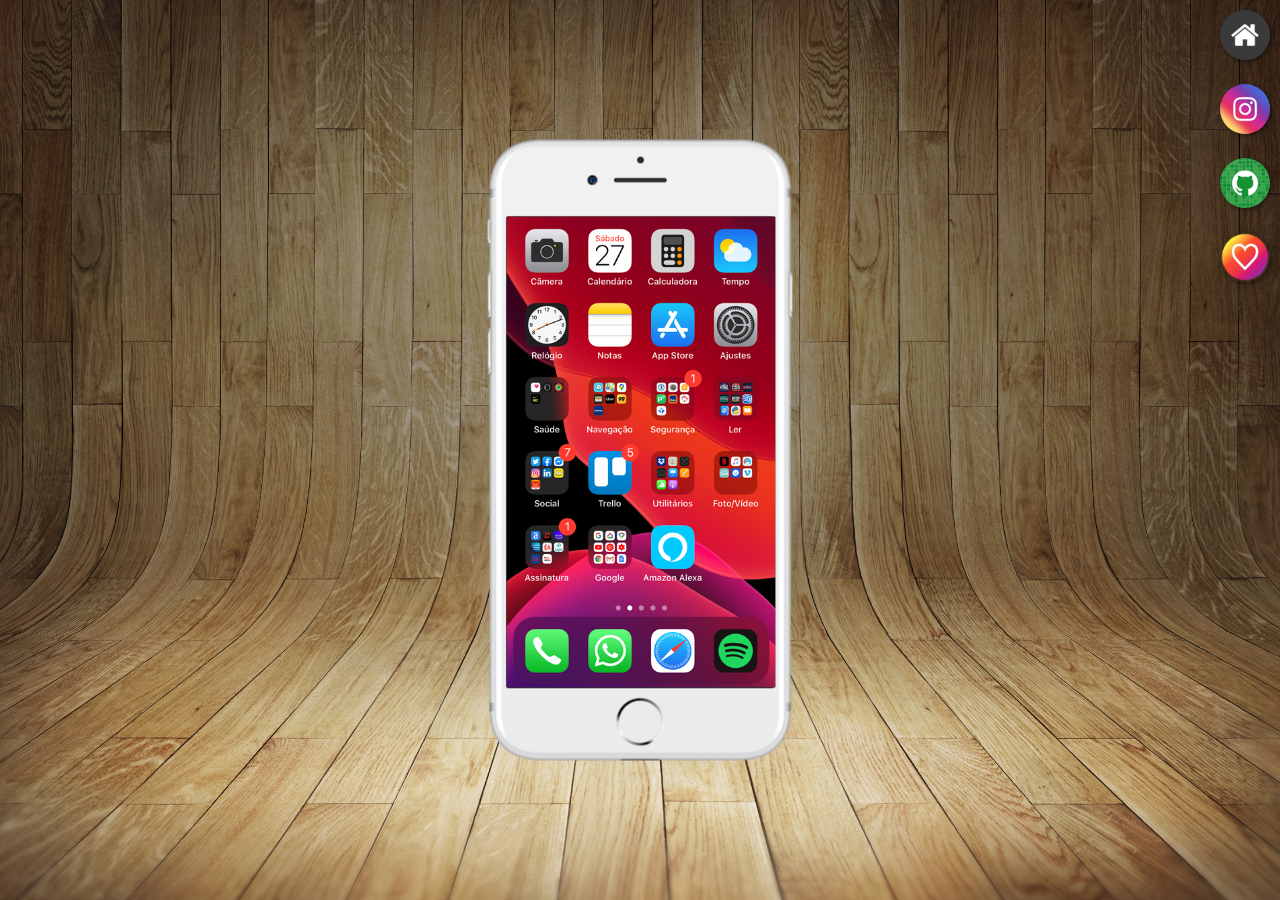
<file: index.html>
<!DOCTYPE html>
<html lang="en">
<head>
    <meta charset="UTF-8">
    <meta name="viewport" content="width=device-width, initial-scale=1.0">
    <title>Acesse minhas redes sociais</title>
    <link rel="shortcut icon" href="favicon.ico" type="image/x-icon">
    <link rel="stylesheet" href="estilos/style.css">
</head>
<body>
    <main>
        <section id="telefone">
            <iframe src="home.html" name="tela" id="tela" frameborder="0"></iframe>
        </section>
        <section id="logos">
            <a href="home.html"  target="tela"><img src="imagens/logo-home.jpg" alt="home"></a> <br>
            <a href="meuinsta.html" target="tela"><img src="imagens/logo-instagram.jpg"  alt=""></a> <br>
            <a href="github.html" target="tela"><img src="imagens/logo-github.jpg" alt=""></a> <br>
            
            <a href="luan.html" target="tela"><img src="imagens/logo-coracao.png" alt=""></a>

        </section>
    </main>
    
</body>
</html>
</file>
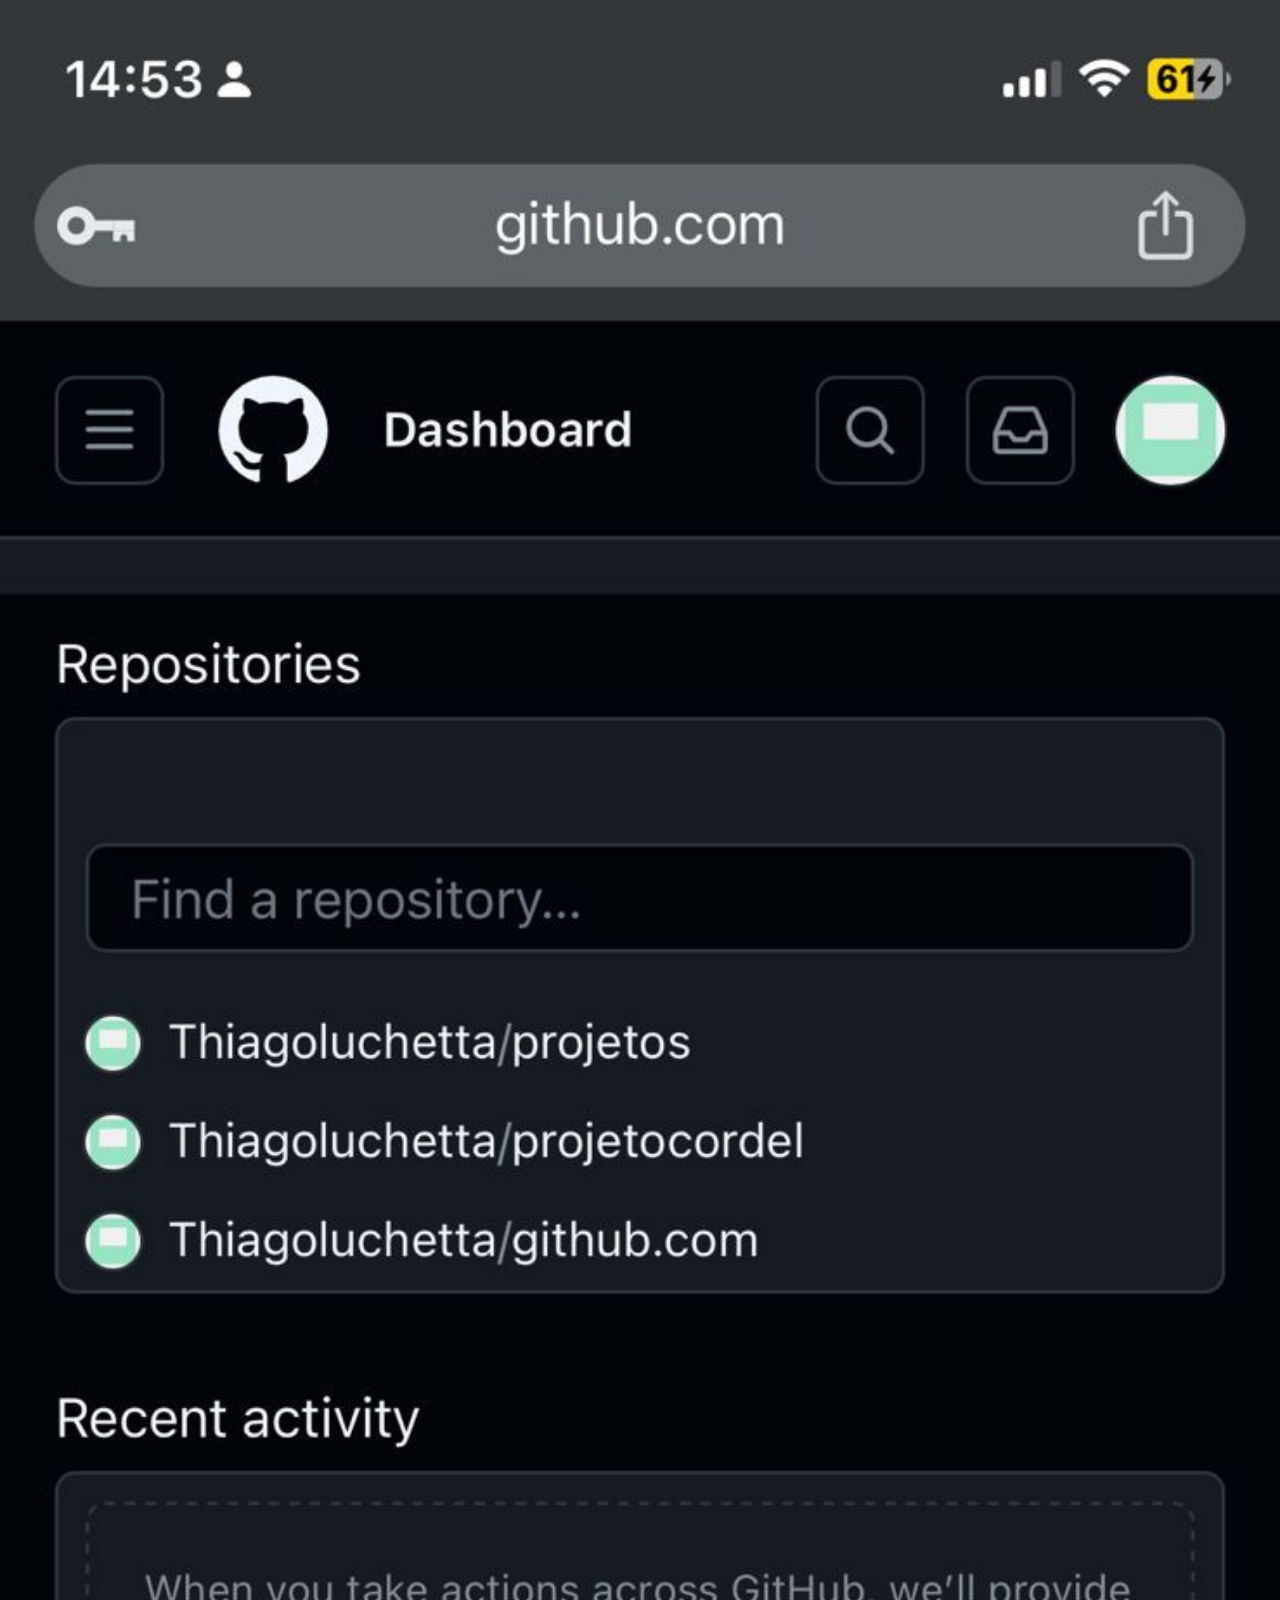
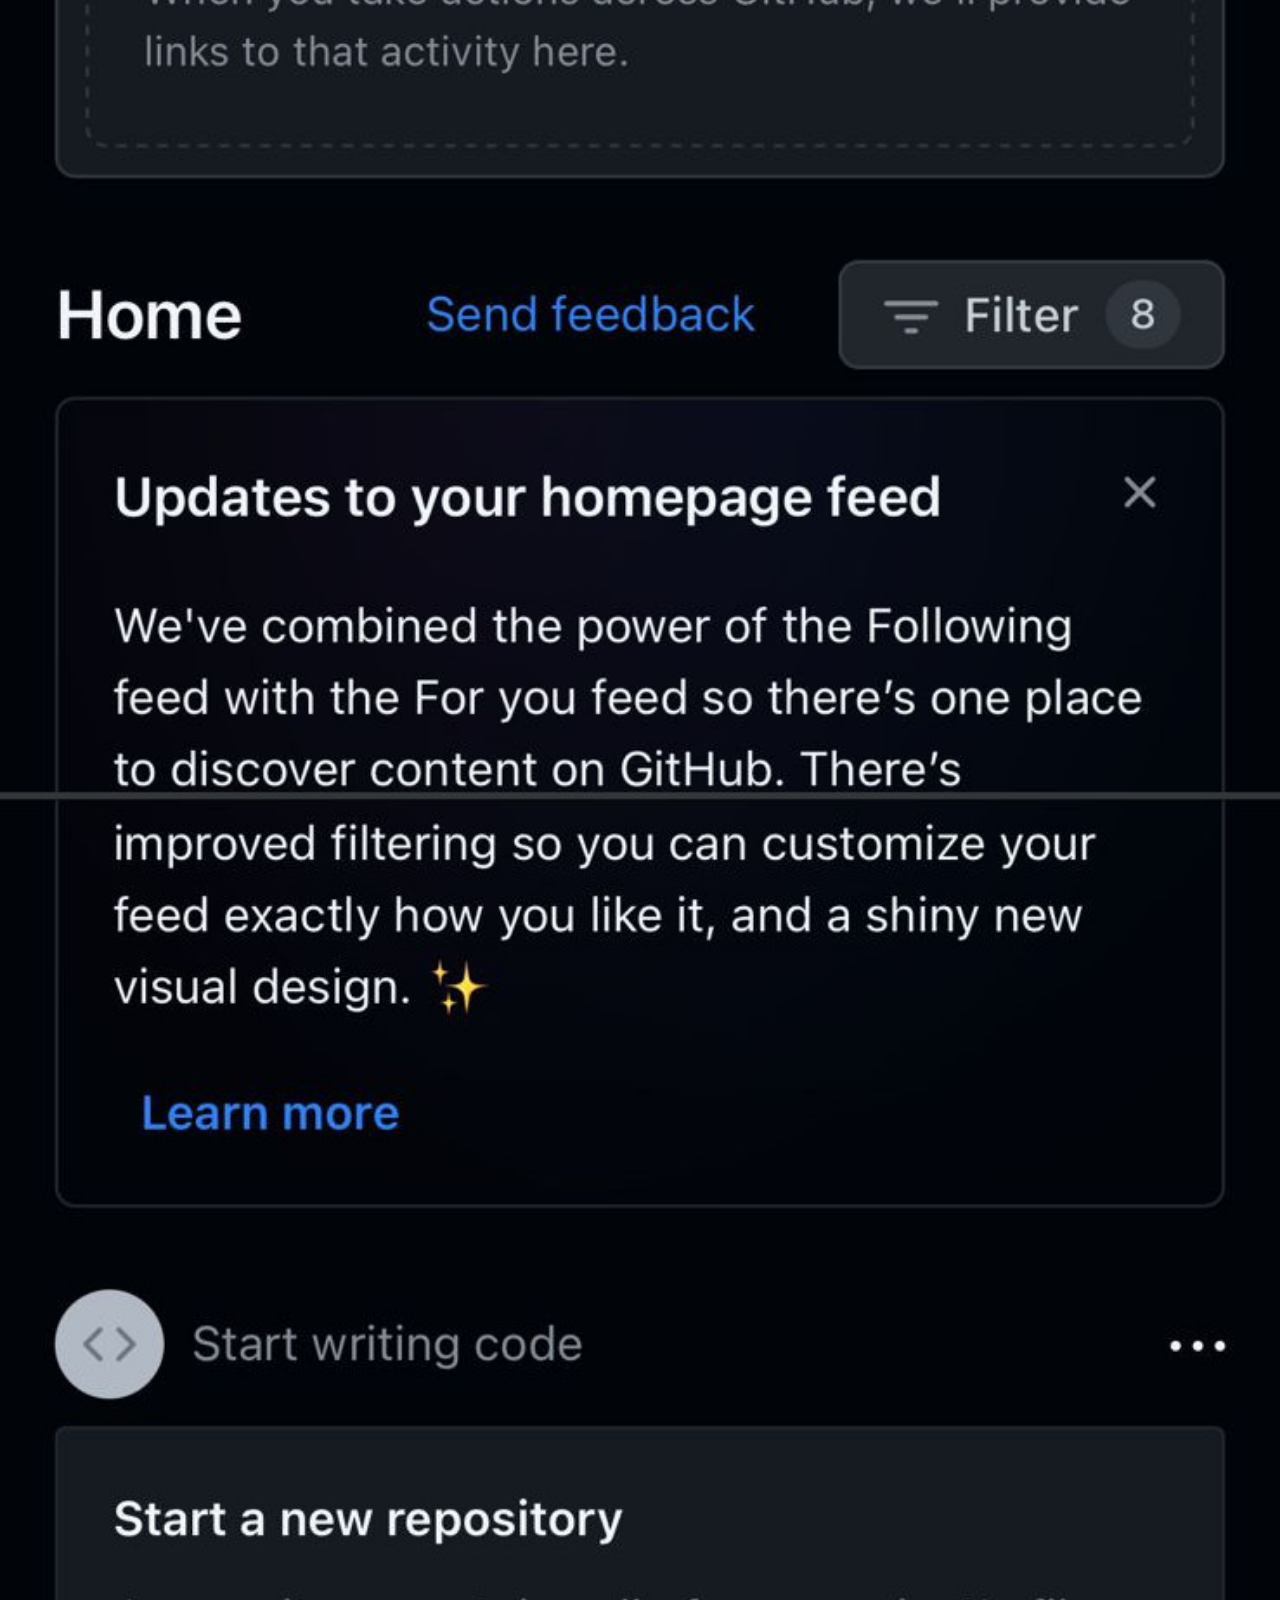
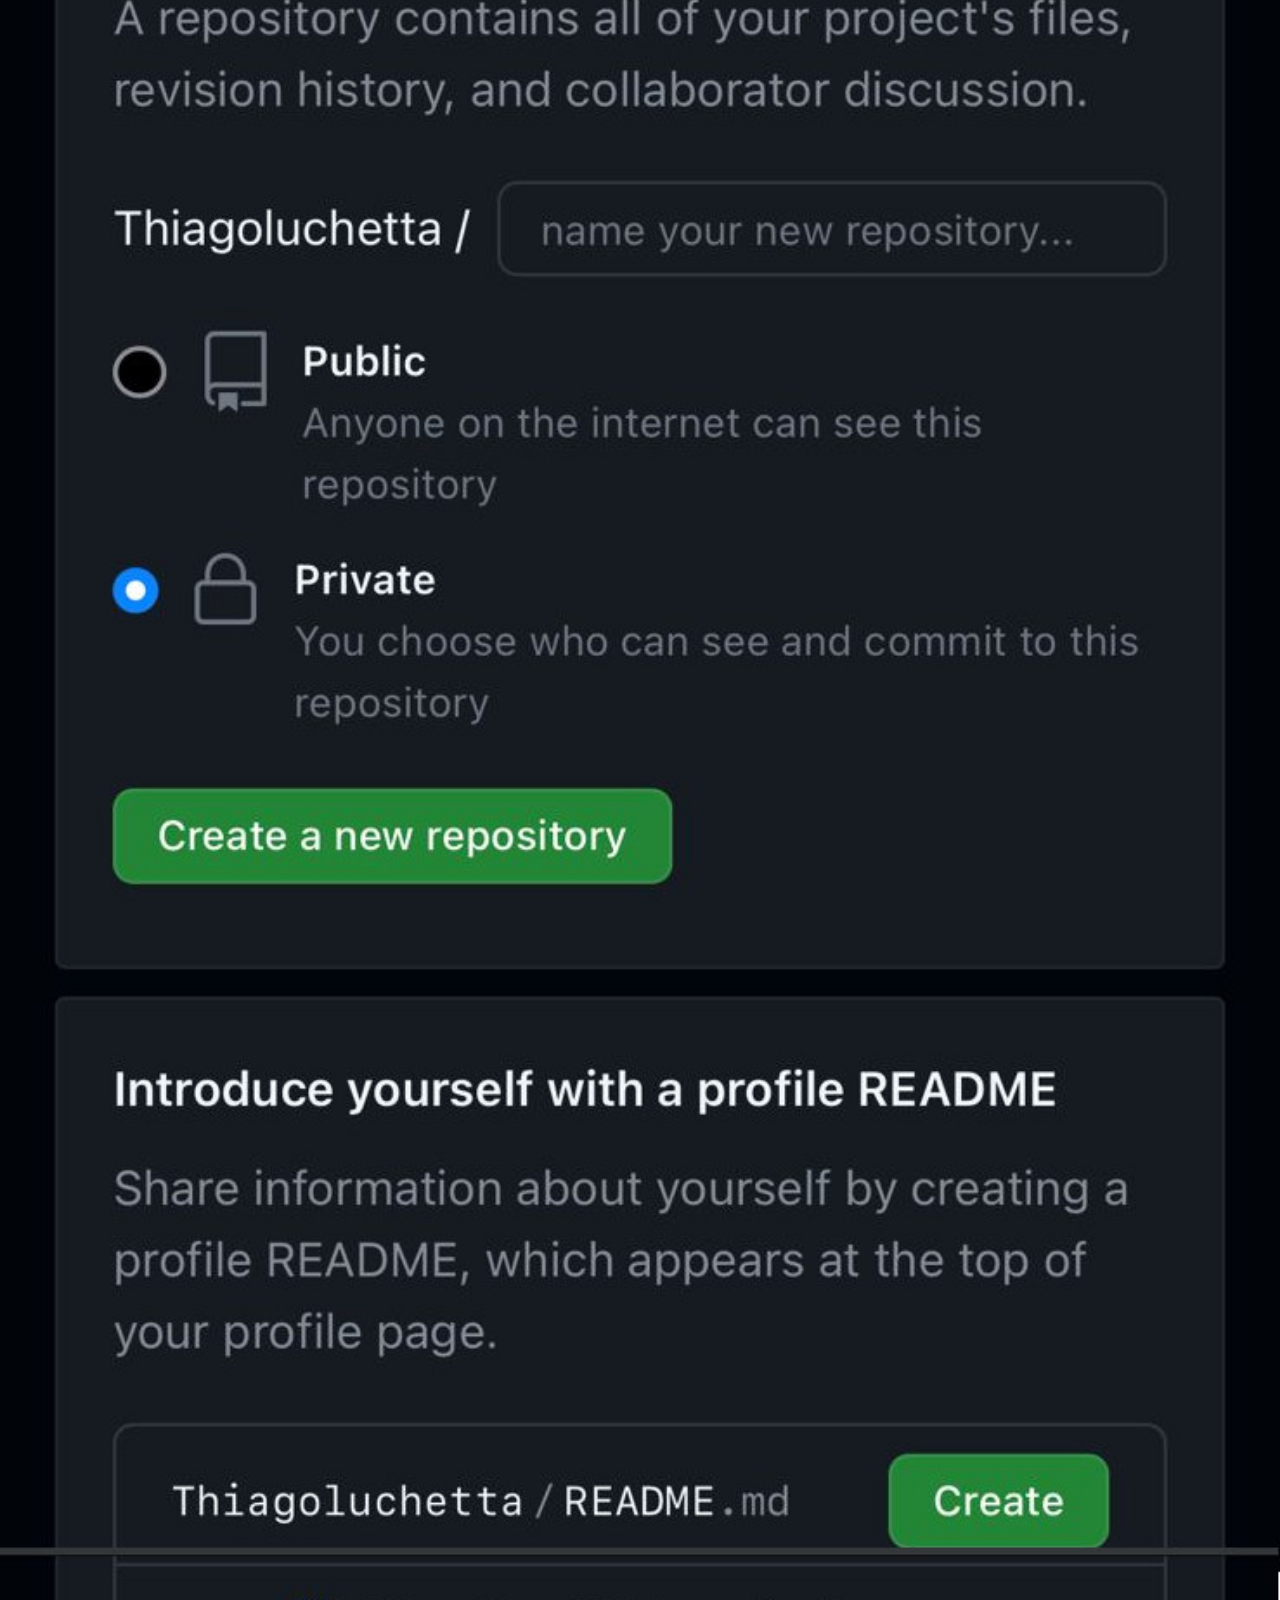
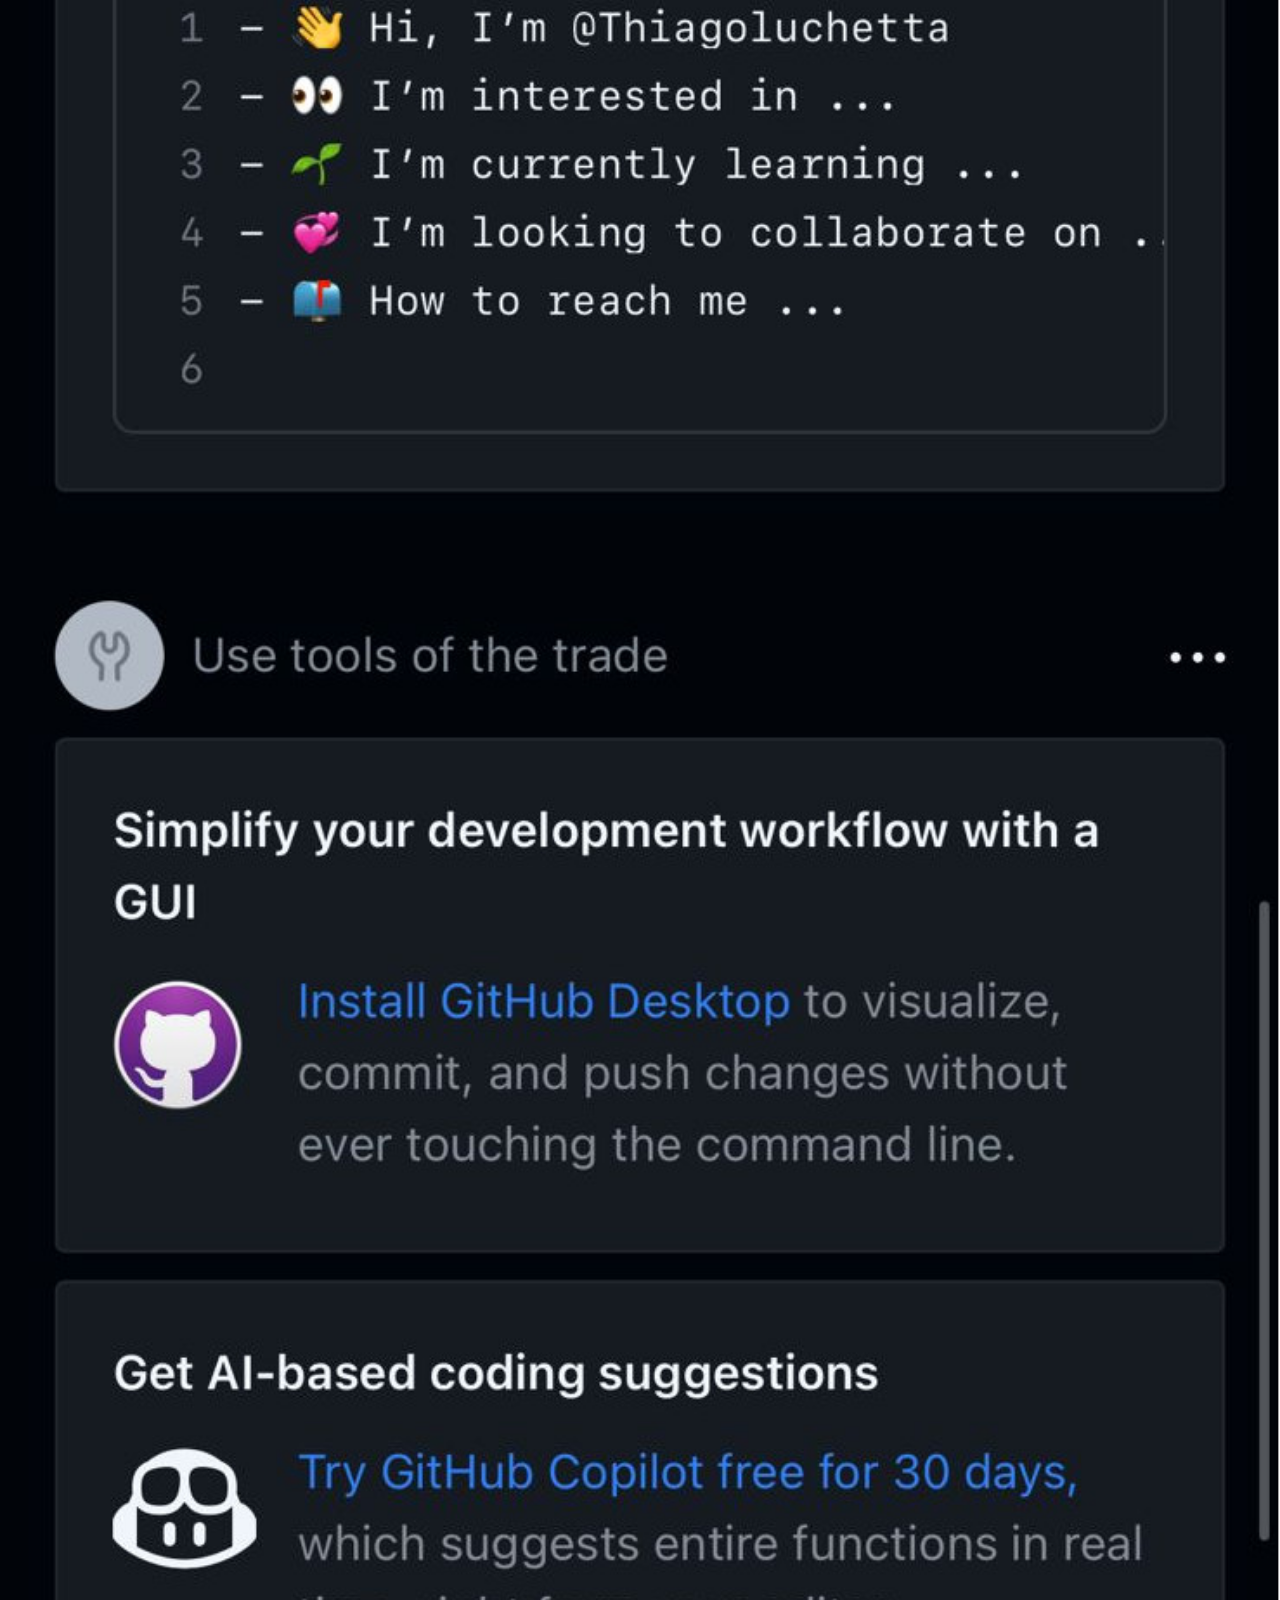
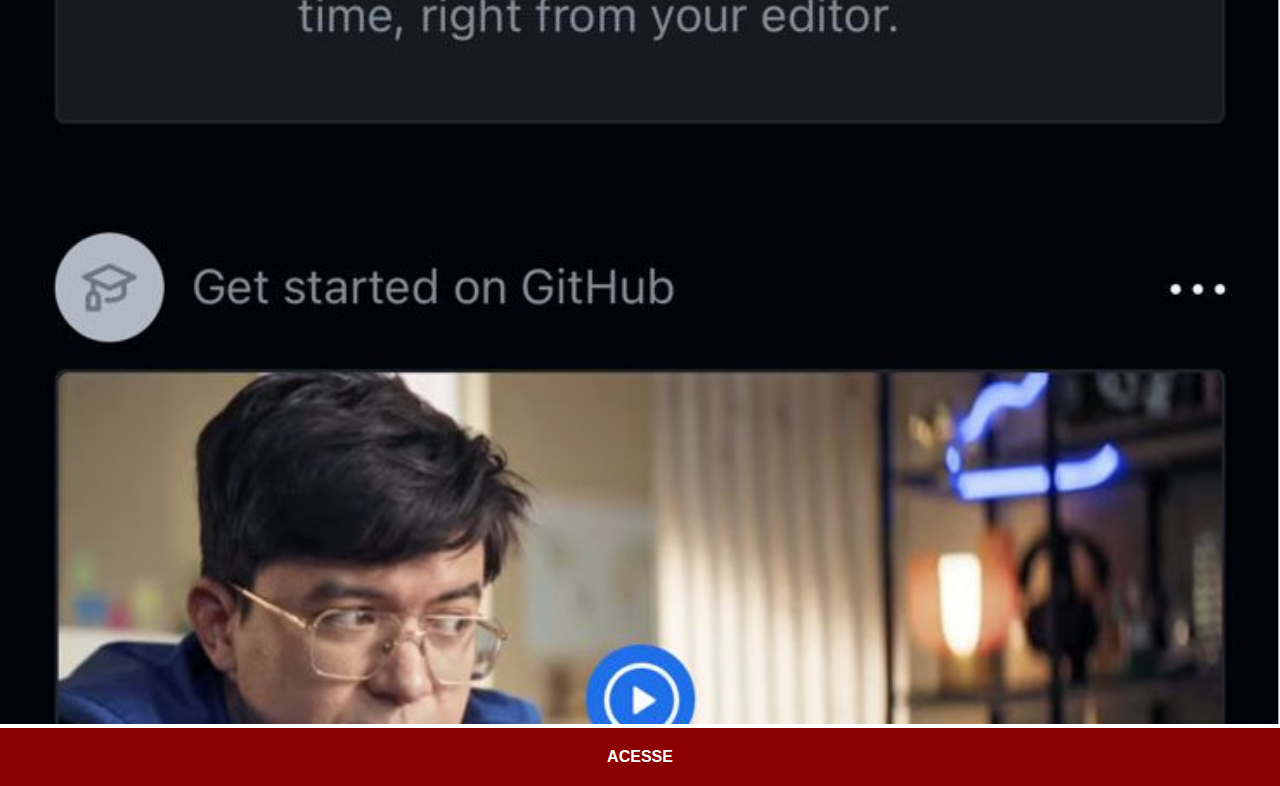
<file: github.html>
<!DOCTYPE html>
<html lang="en">
<head>
    <meta charset="UTF-8">
    <meta name="viewport" content="width=device-width, initial-scale=1.0">
    <title>Document</title>
    <link rel="stylesheet" href="estilos/social.css">
</head>
<body>
    <img src="imagens/github.jpg" alt="github">
    <a href="https://github.com/Thiagoluchetta">ACESSE</a>
    
</body>
</html>
</file>
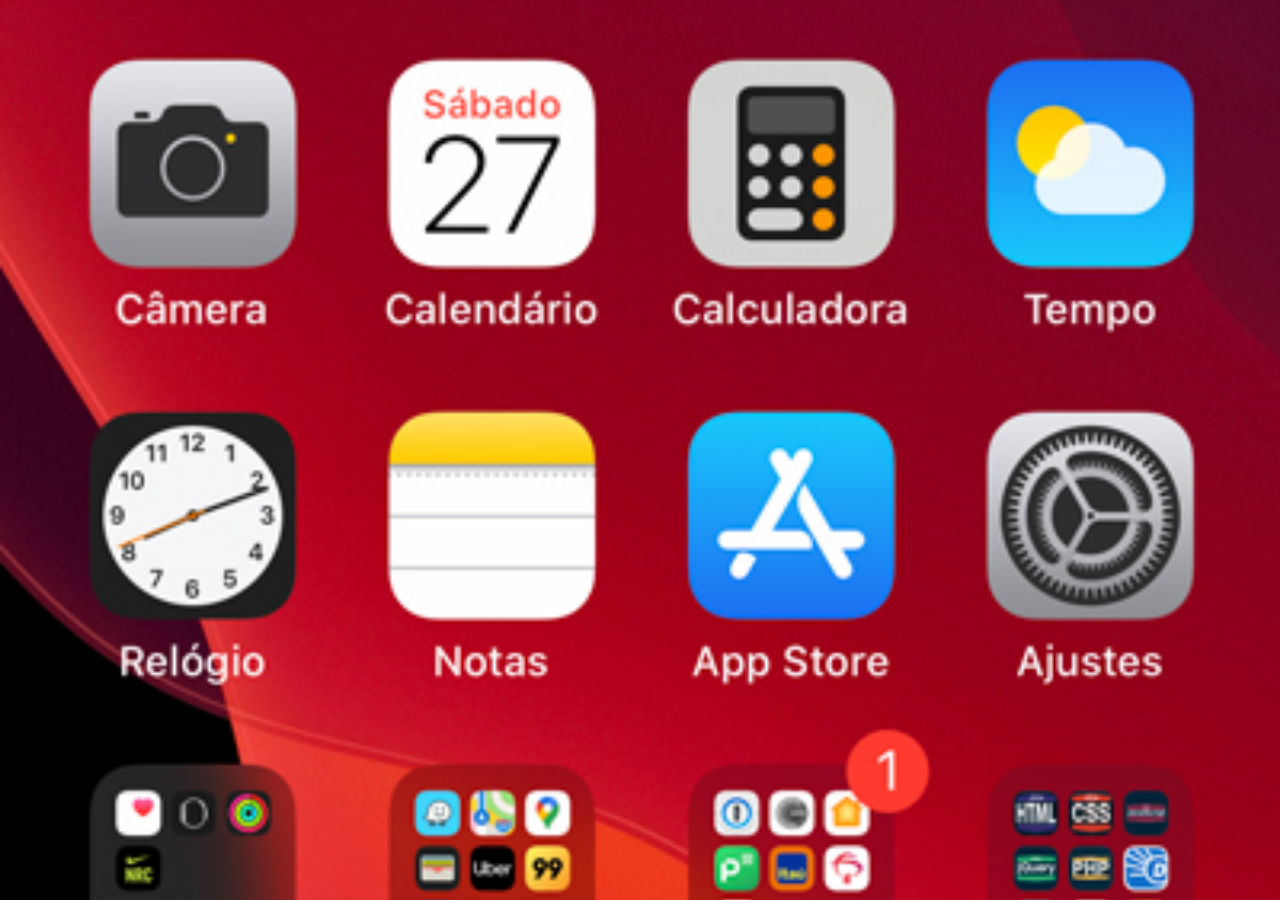
<file: home.html>
<!DOCTYPE html>
<html lang="pt-br">
<head>
    <meta charset="UTF-8">
    <meta name="viewport" content="width=device-width, initial-scale=1.0">
    <title>Document</title>
    <style>
        *{
            margin: 0px;
            padding: 0px;
        }
       body{
        background-color: black;
        height: 100vh;
        width: 100vw;
        background: black url('imagens/tela-home.jpg') no-repeat top center;
        background-size: cover;
       } 
    </style>
</head>
<body>
    
</body>
</html>
</file>
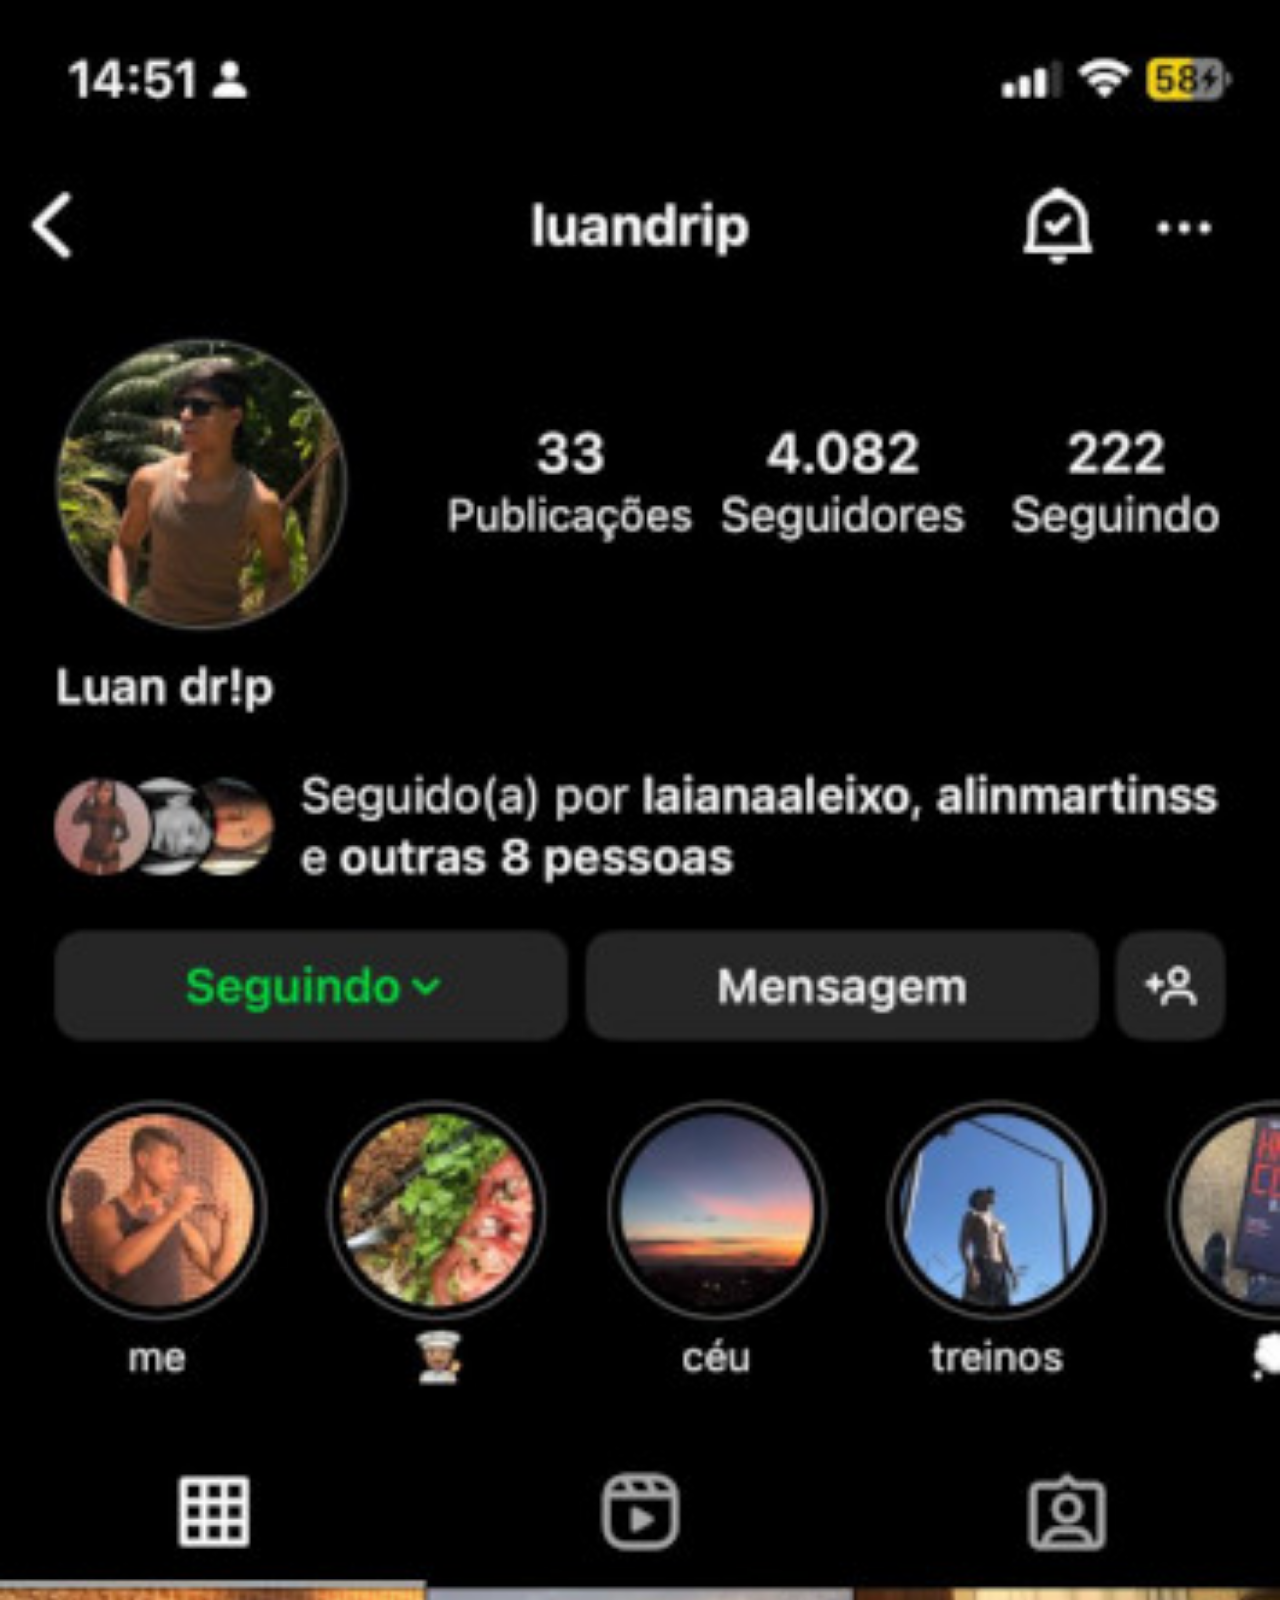
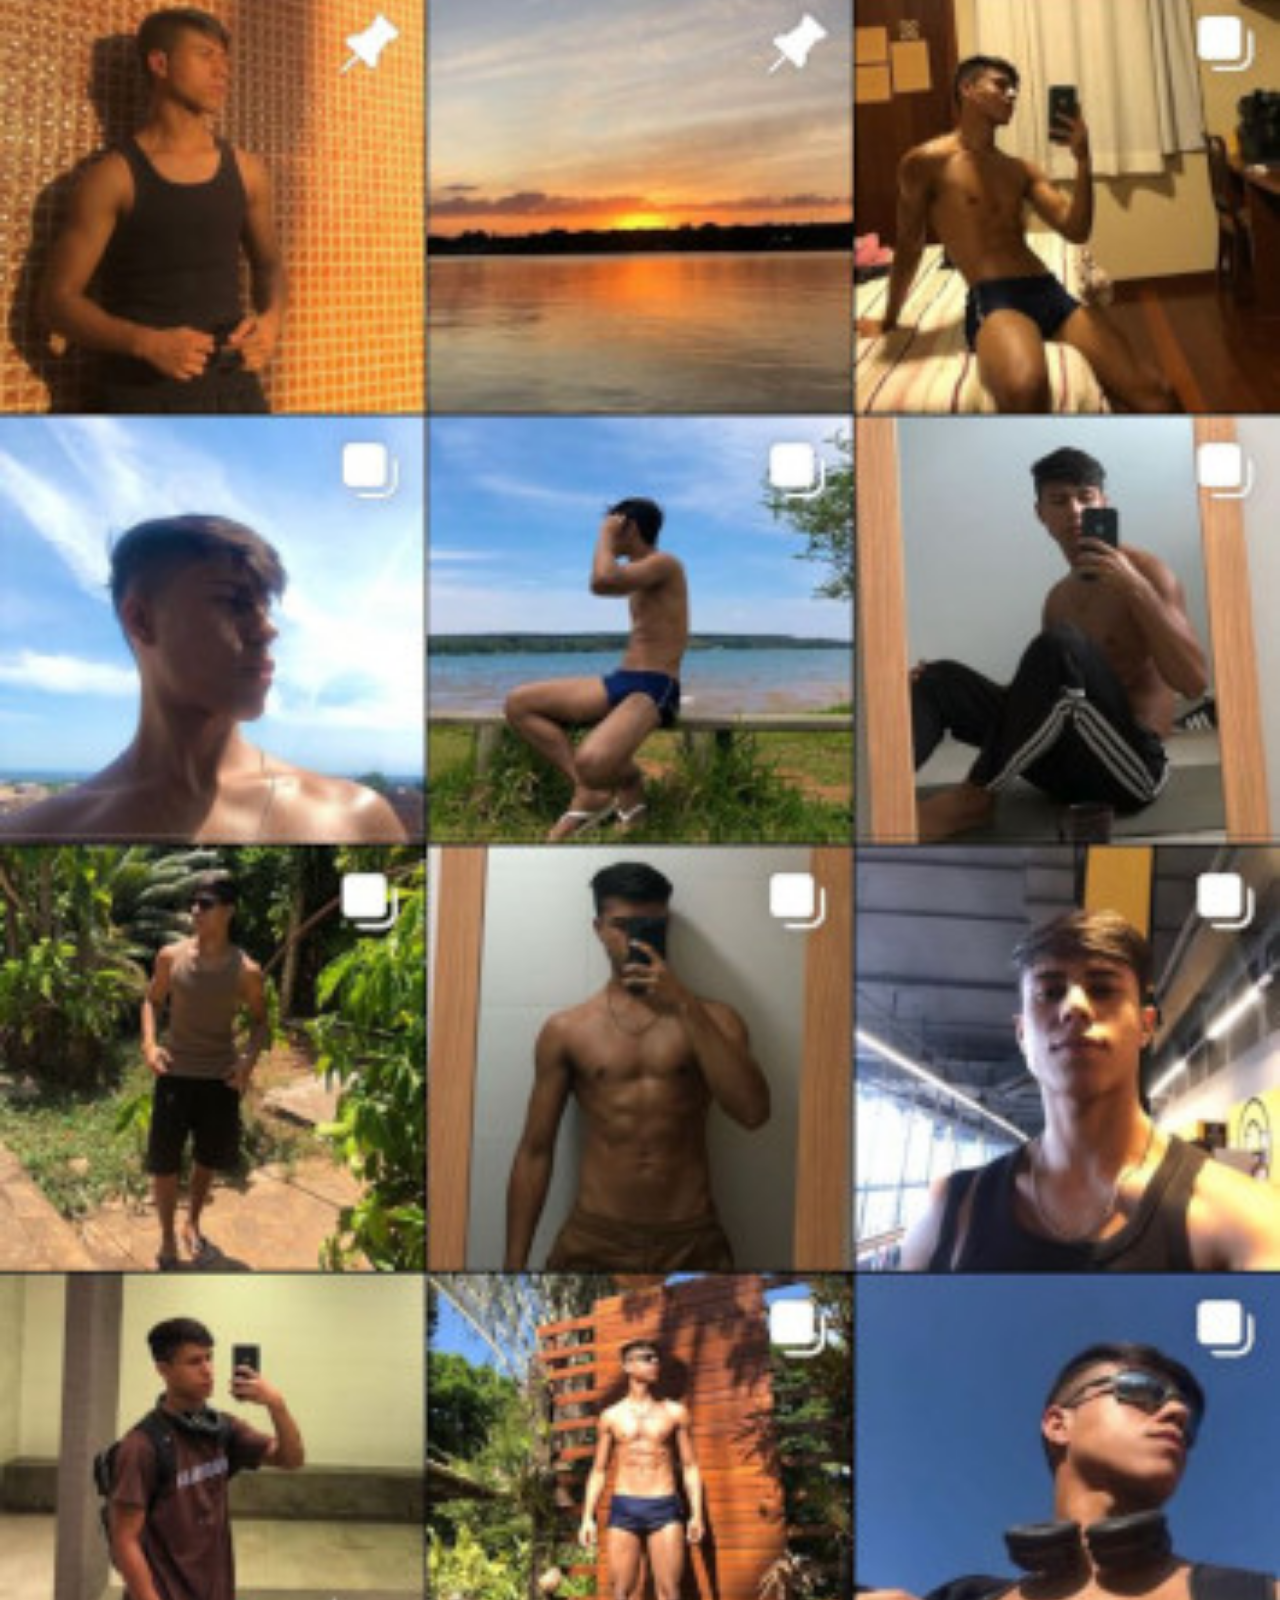
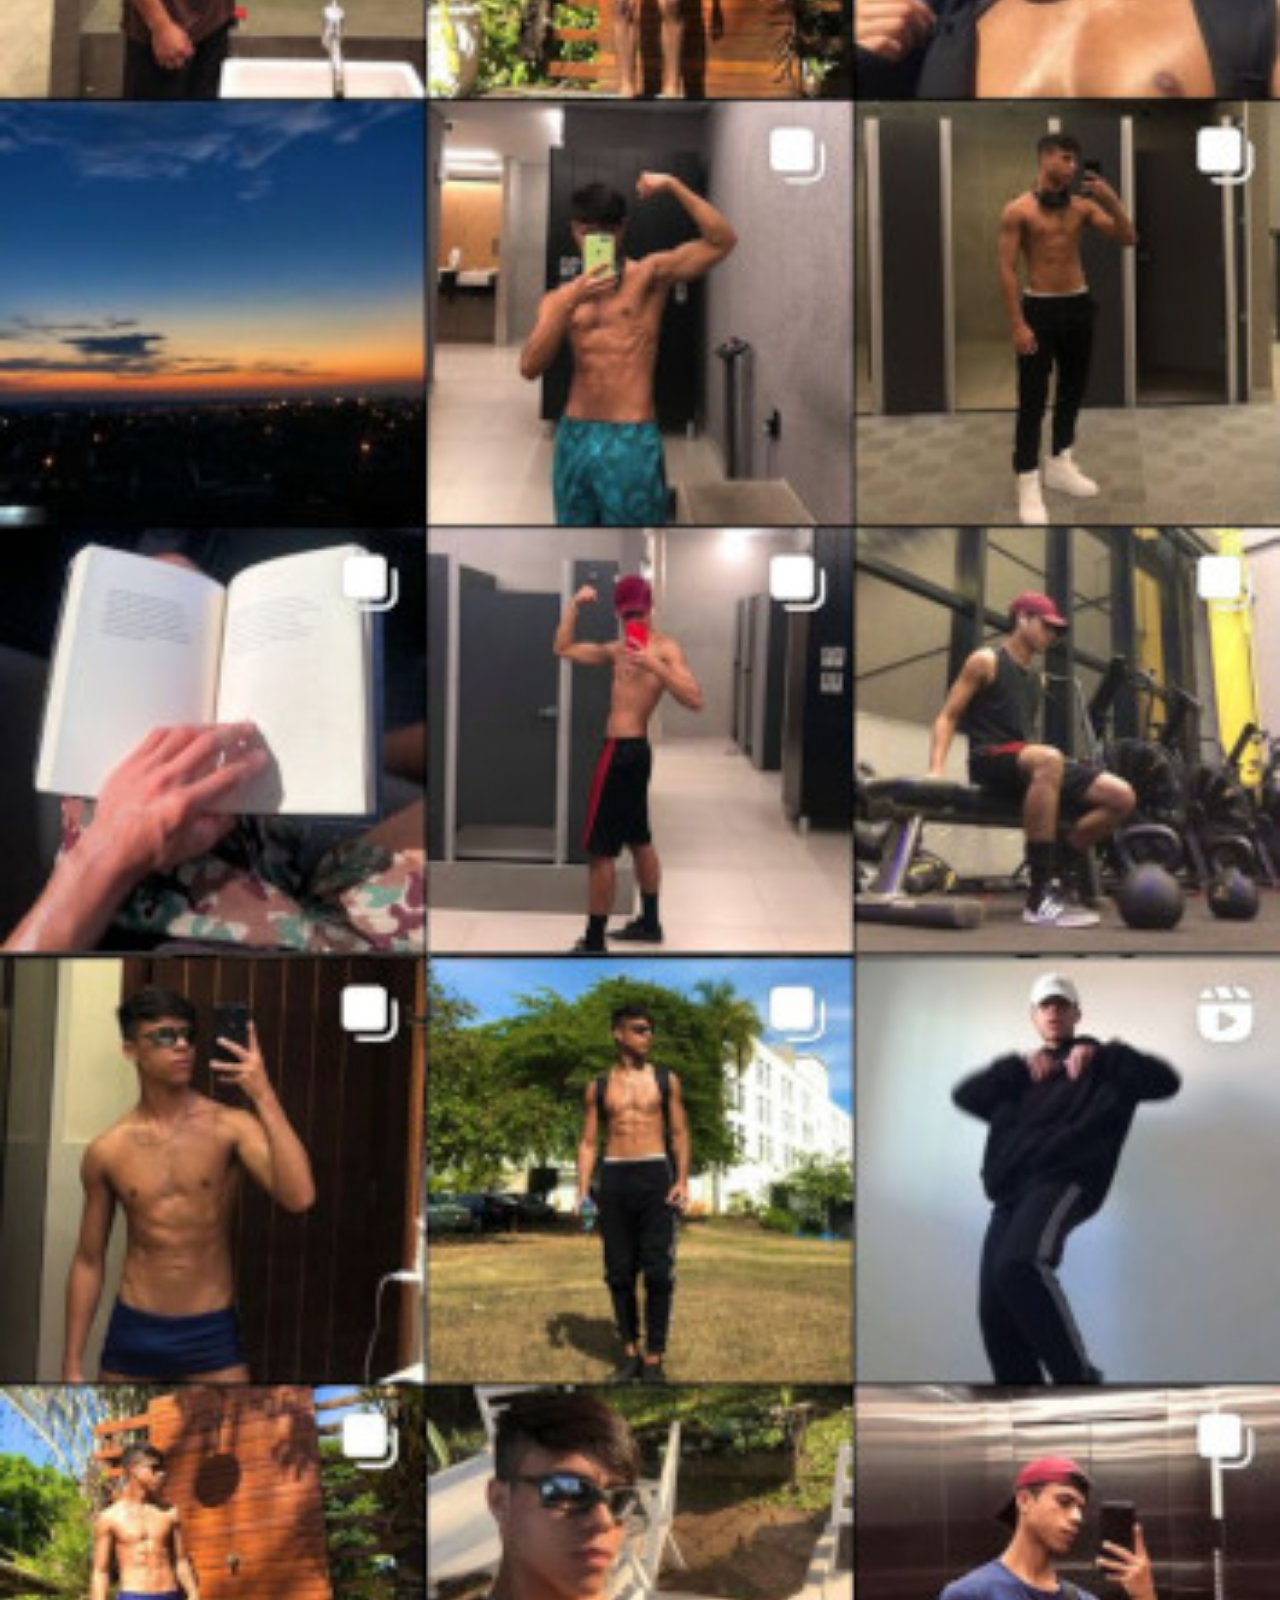
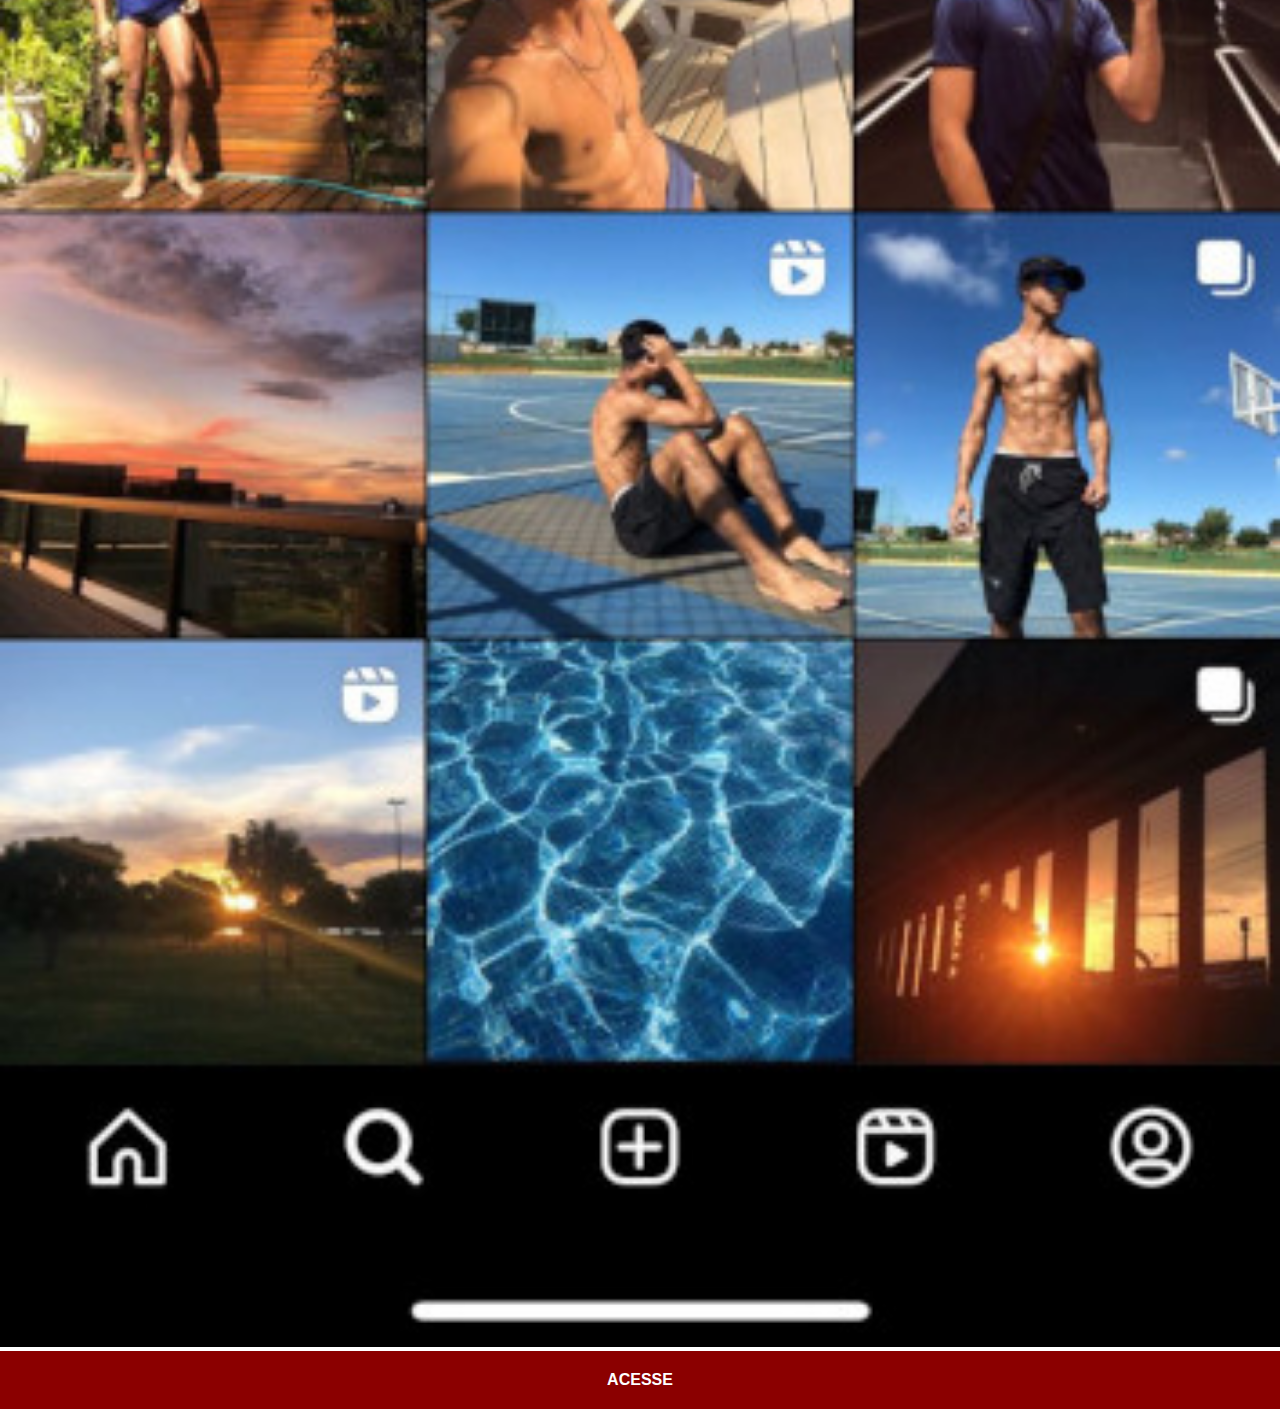
<file: luan.html>
<!DOCTYPE html>
<html lang="en">
<head>
    <meta charset="UTF-8">
    <meta name="viewport" content="width=, initial-scale=1.0">
    <title>Document</title>
    <link rel="stylesheet" href="estilos/social.css">
</head>
<body>
    <img src="imagens/instagramluan.jpg" alt="" width="311px">
    <a href="https://www.instagram.com/luandrip/" target="_blank">ACESSE</a>
</body>
</html>
</file>
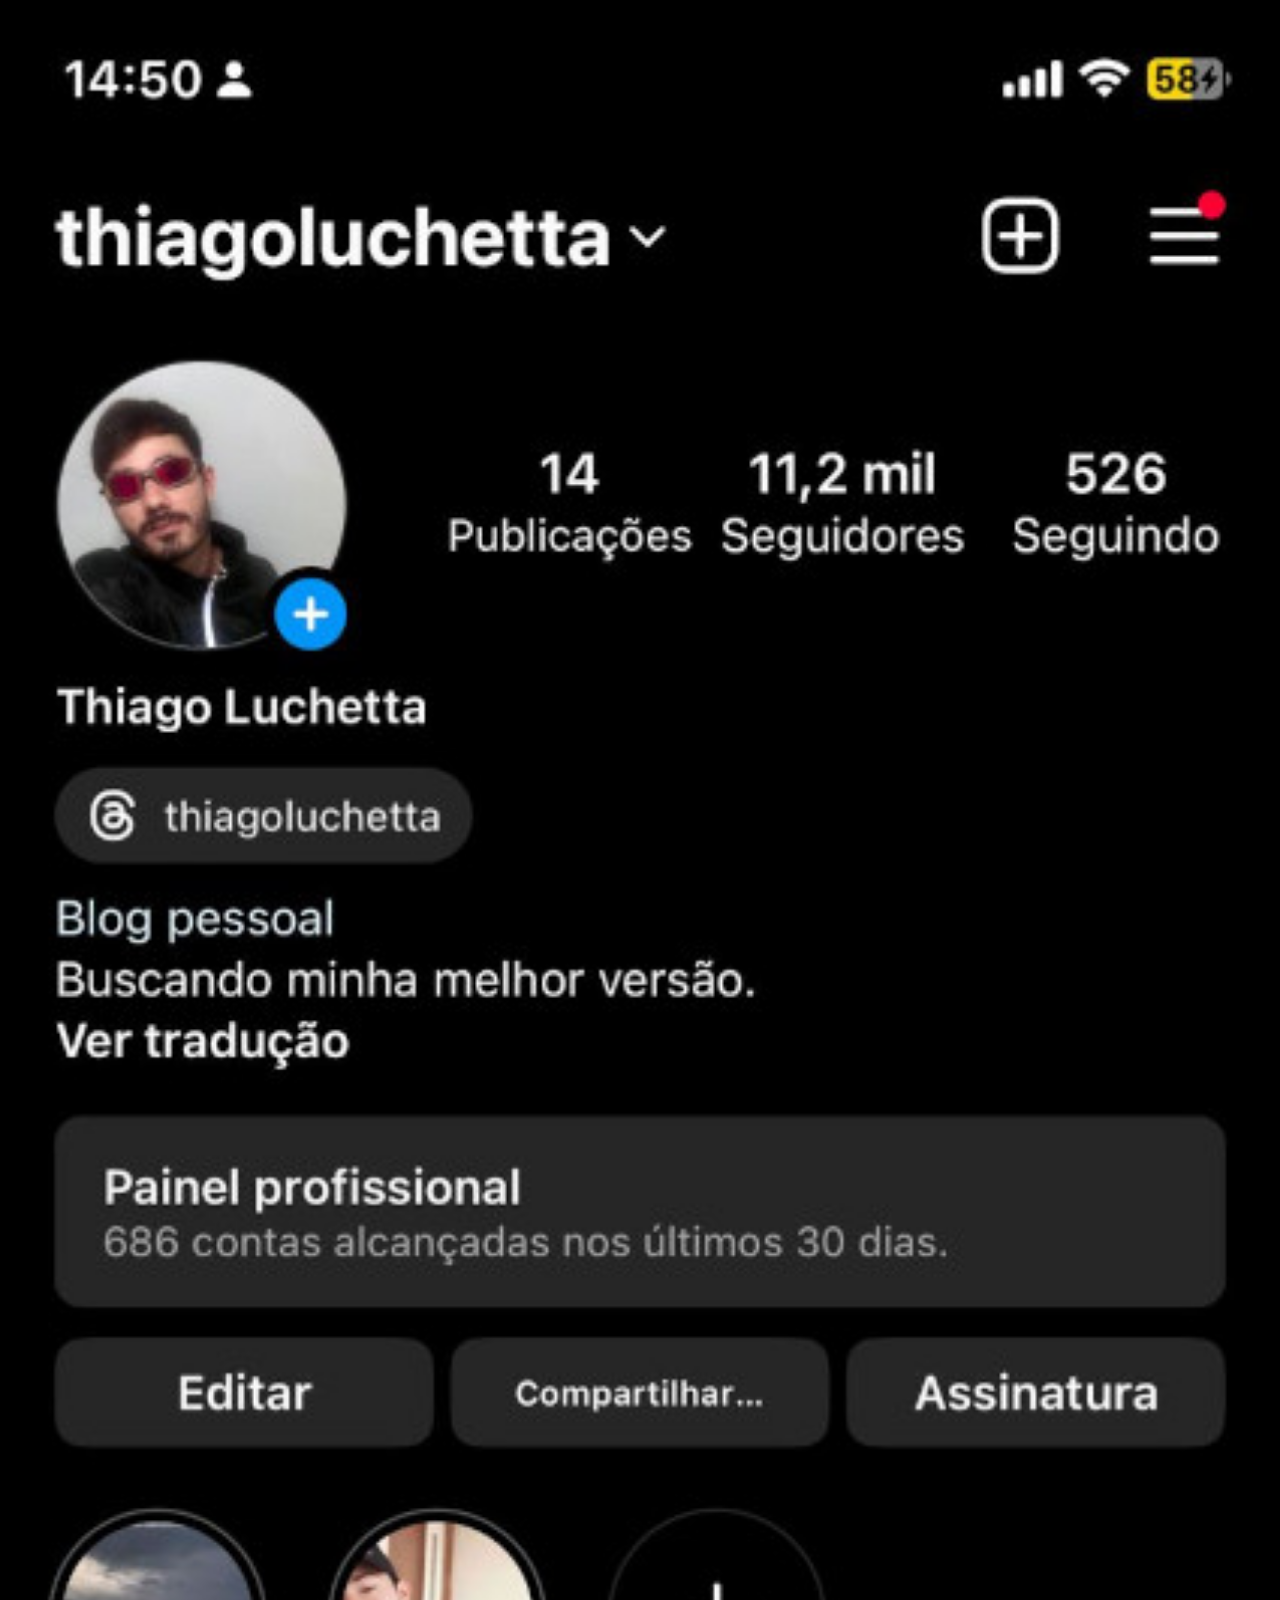
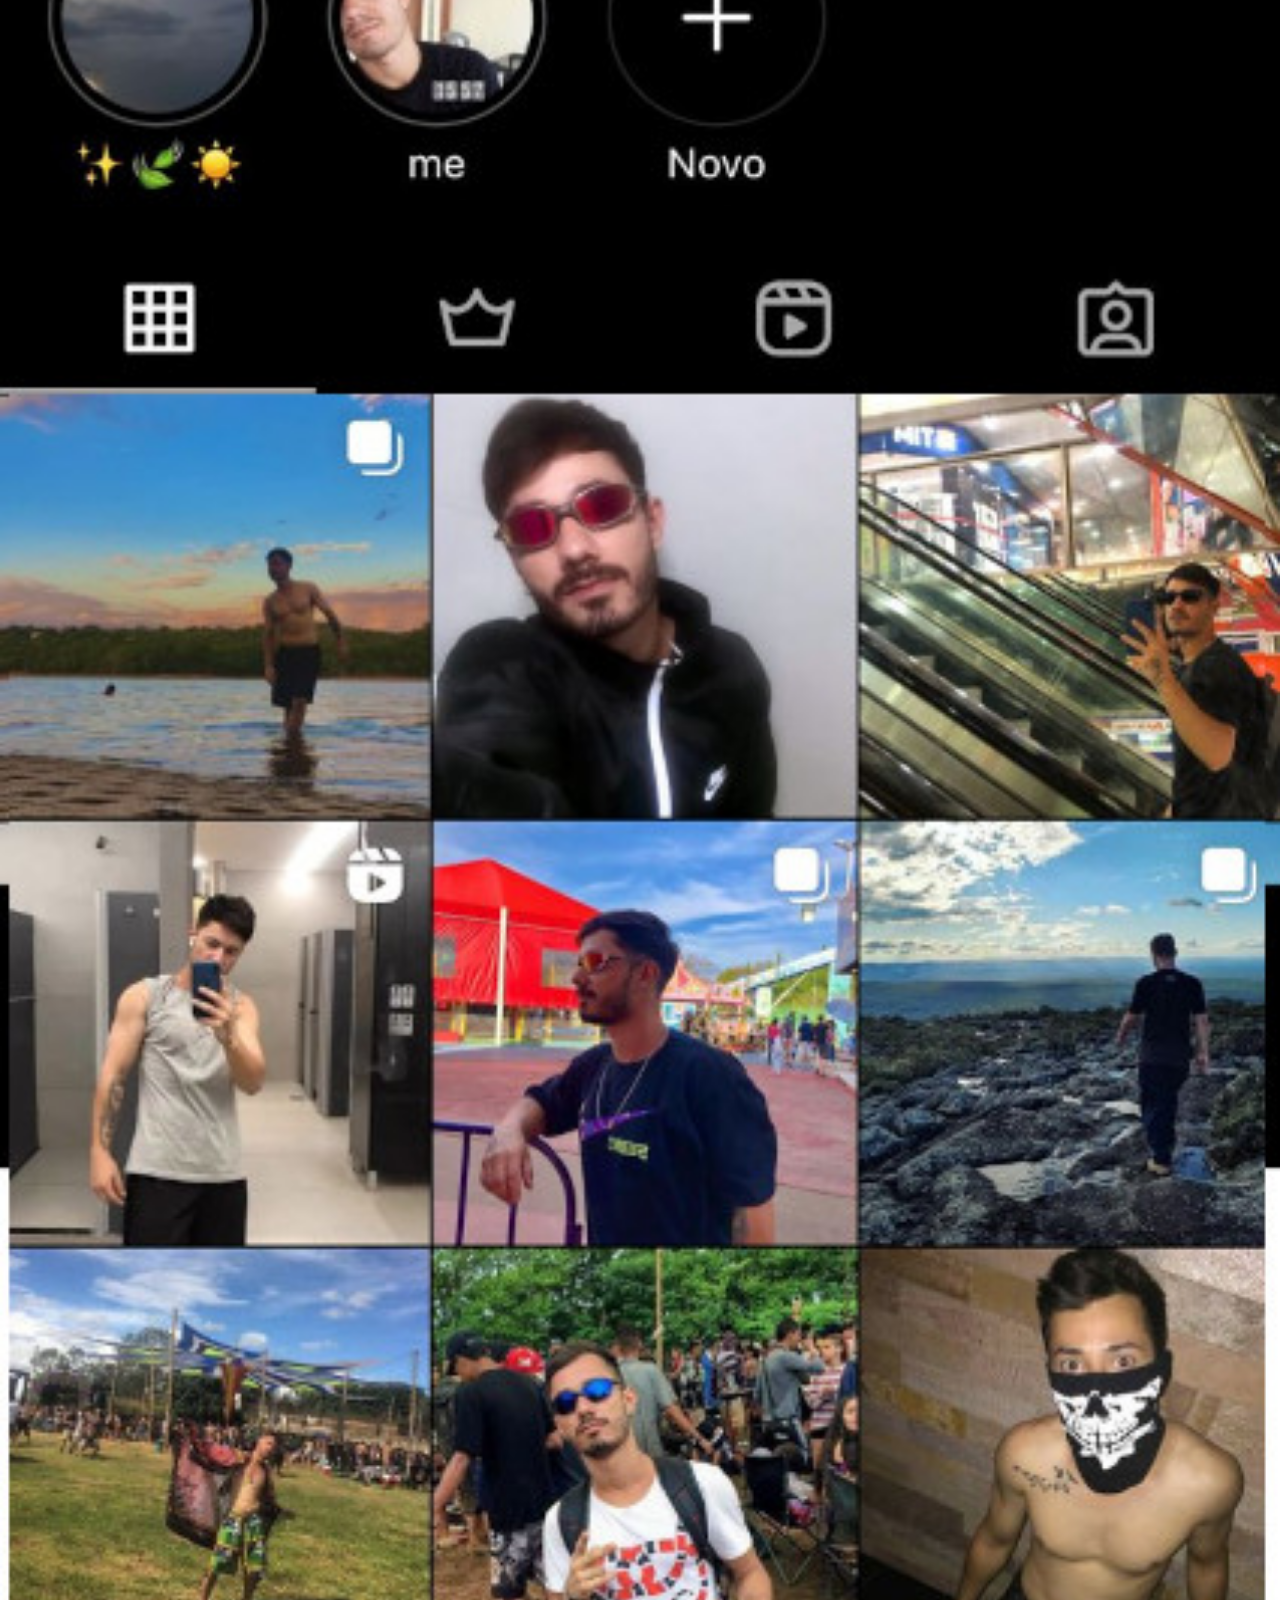
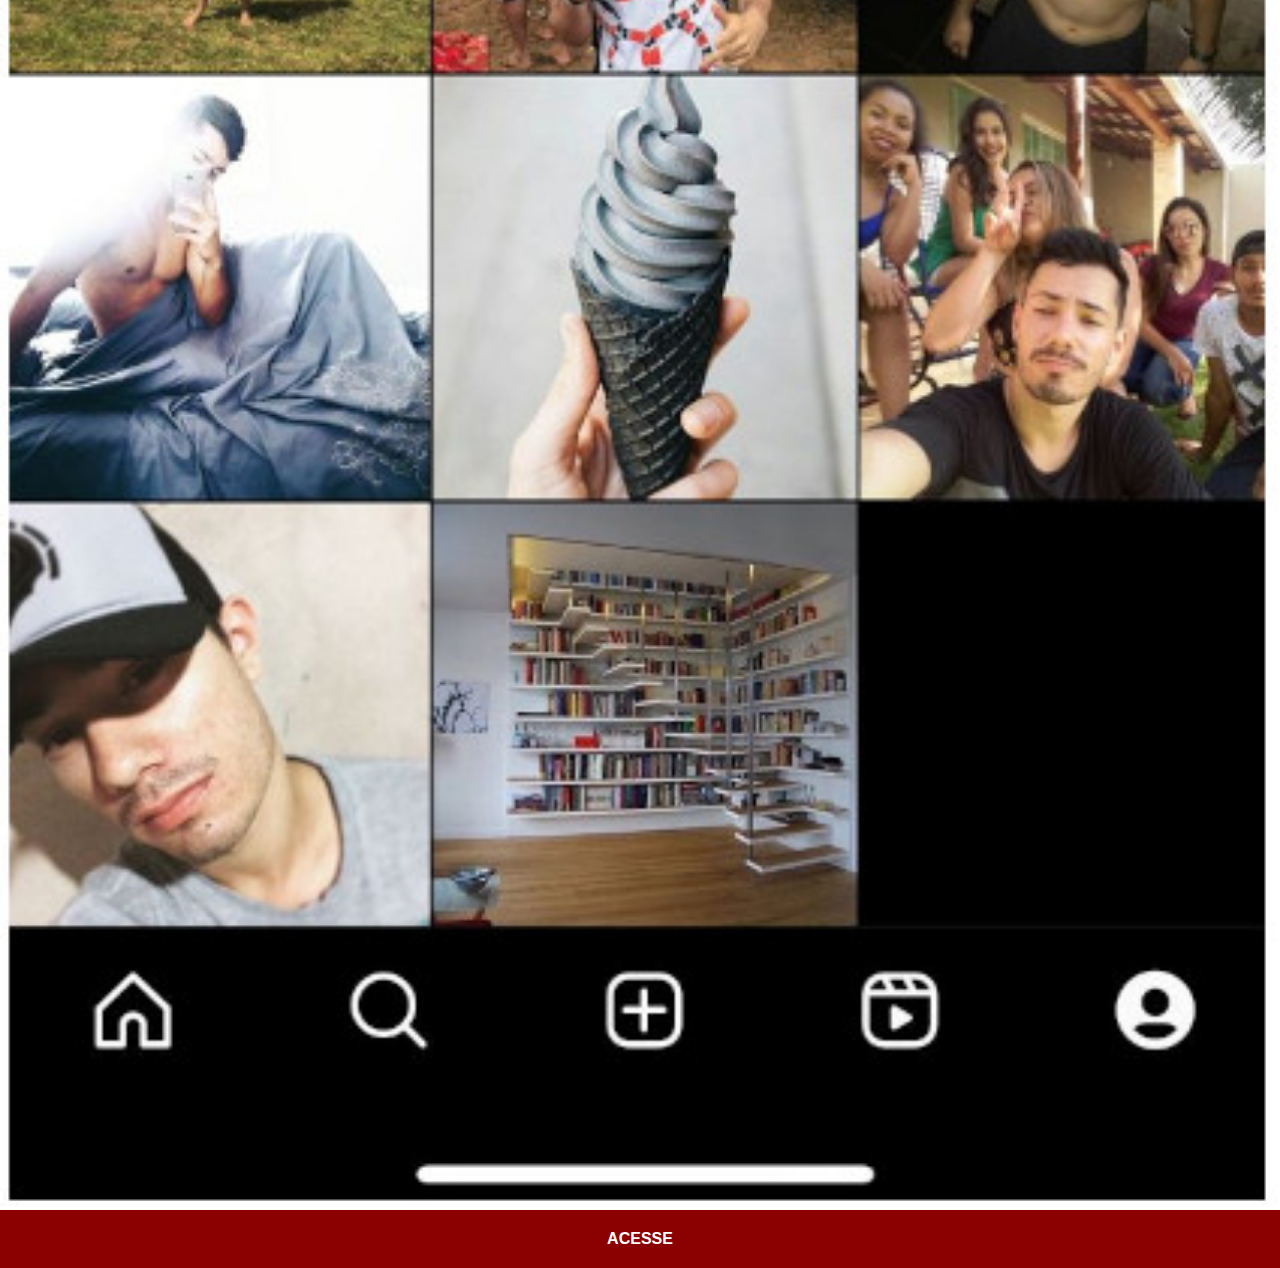
<file: meuinsta.html>
<!DOCTYPE html>
<html lang="en">
<head>
    <meta charset="UTF-8">
    <meta name="viewport" content="width=device-width, initial-scale=1.0">
    <title>Document</title>
    <link rel="stylesheet" href="estilos/social.css">
</head>
<body>
    <img src="imagens/meuinstagram.jpg" alt="meuinsta">
    <a href="https://www.instagram.com/thiagoluchetta/" target="_blank">ACESSE</a>
</body>
</html>
</file>
<file: estilos/style.css>
@charset "utf-8";
*{
    margin: 0px;
    padding: 0px;
}
html,body{
    height: 100vh;
    width: 100vw;
    background-color: black;
    background-size: cover;
}
body{
    background: url(../imagens/fundo-madeira.jpg) no-repeat center center;
    background-size: cover;
    background-attachment: fixed;

}
main{
    height: 100vh;
    position: relative;
}
#telefone{
    position: absolute;
    top:50%;
    left: 50%;
    transform: translate(-50%, -50%) ;
    height: 627px;
    width: 311px;
    background: url(../imagens/frame-iphone.png) no-repeat;
}
iframe#tela{
    position: relative;
    top: 80px;
    left: 22px;
    width: 269px;
    height: 471px;

}
#logos img{
    width: 50px;
    border-radius: 50%;
    margin: 10px;
    box-shadow: 2px 2px 5px rgba(0, 0, 0, 0.473);
    box-sizing: border-box;
}
#logos a :hover{
    transform: scale(1.2);
    border: 2px solid rgba(255, 255, 255, 0.551);
    transition: transform 0.4s;
}
#logos {
    text-align: right;

}
</file>
<file: estilos/social.css>
@charset "UTF-8";
*{
    padding: 0%;
    margin: 0%;
}
::-webkit-scrollbar{
    width: 0px;
    height: 0px;
}
img{
    width: 100vw;
}
a{
    display: block;
    font-family: Arial, Helvetica, sans-serif;
    background-color: darkred;
    color: white;
    font-weight: bolder;
    text-align: center;
    text-decoration: none;
    padding: 20px;    
}
a:hover{
    background-color: red;

}
</file>
